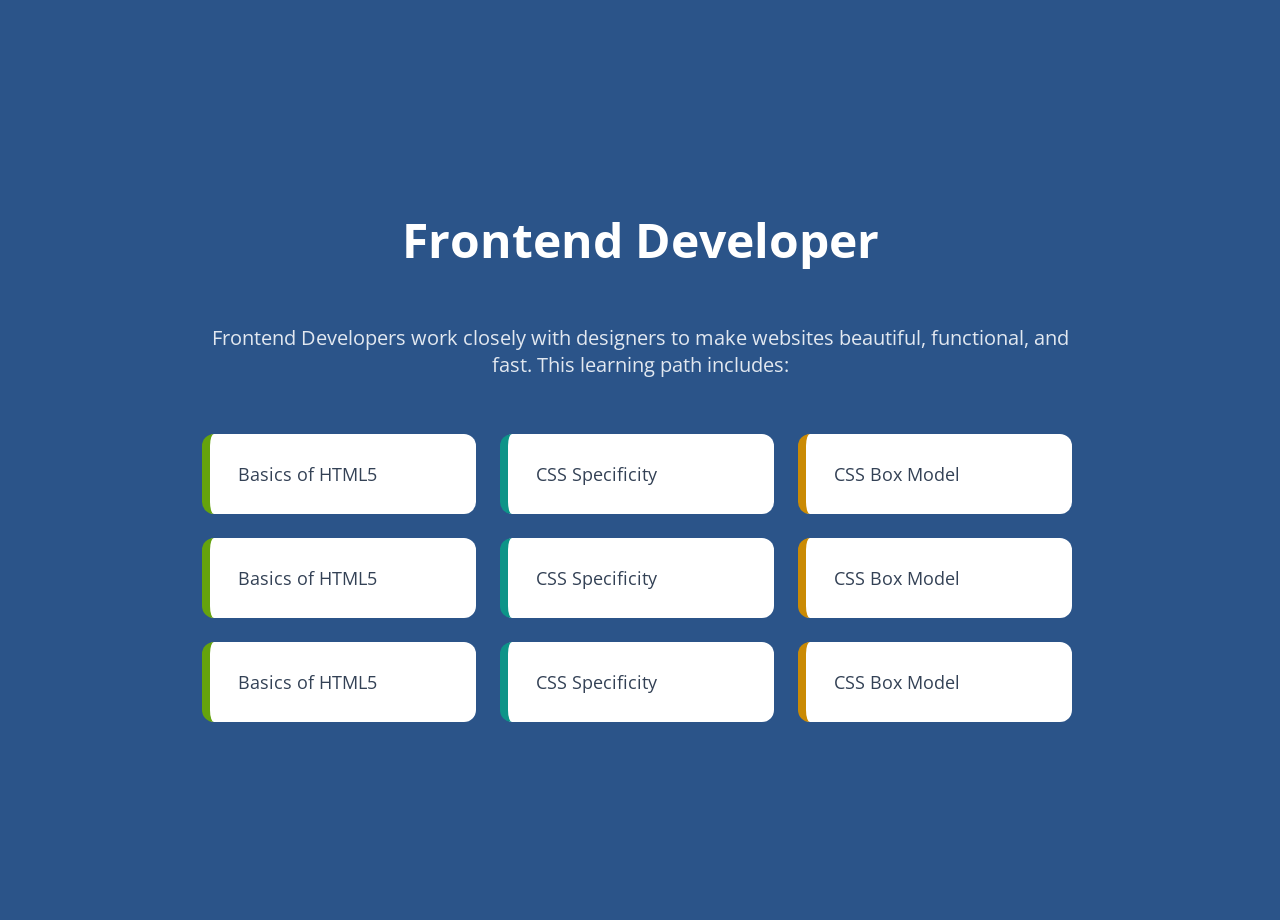
<file: Frontend/Html/flexbox.html>
<!DOCTYPE html>
<html>
  <head>
    <meta name="viewport" content="width=device-width, initial-scale=1.0" />
    <link rel="stylesheet" href="../Css/flex.css" />
  </head>

  <body>
    <div class="bg-container">
      <h1 class="heading">Frontend Developer</h1>
      <p class="description">
        Frontend Developers work closely with designers to make websites
        beautiful, functional, and fast. This learning path includes:
      </p>
      <div class = "cards-container">
      <div class="card border-green">
        <p>Basics of HTML5</p>
      </div>
      <div class="card border-dark-green">
        <p>CSS Specificity</p>
      </div>
      <div class="card border-dark-yellow">
        <p>CSS Box Model</p>
      </div>
      <div class="card border-green">
        <p>Basics of HTML5</p>
      </div>
      <div class="card border-dark-green">
        <p>CSS Specificity</p>
      </div>
      <div class="card border-dark-yellow">
        <p>CSS Box Model</p>
      </div>
      <div class="card border-green">
        <p>Basics of HTML5</p>
      </div>
      <div class="card border-dark-green">
        <p>CSS Specificity</p>
      </div>
      <div class="card border-dark-yellow">
        <p>CSS Box Model</p>
      </div>
      </div>
    </div>
  </body>
</html>
</file>
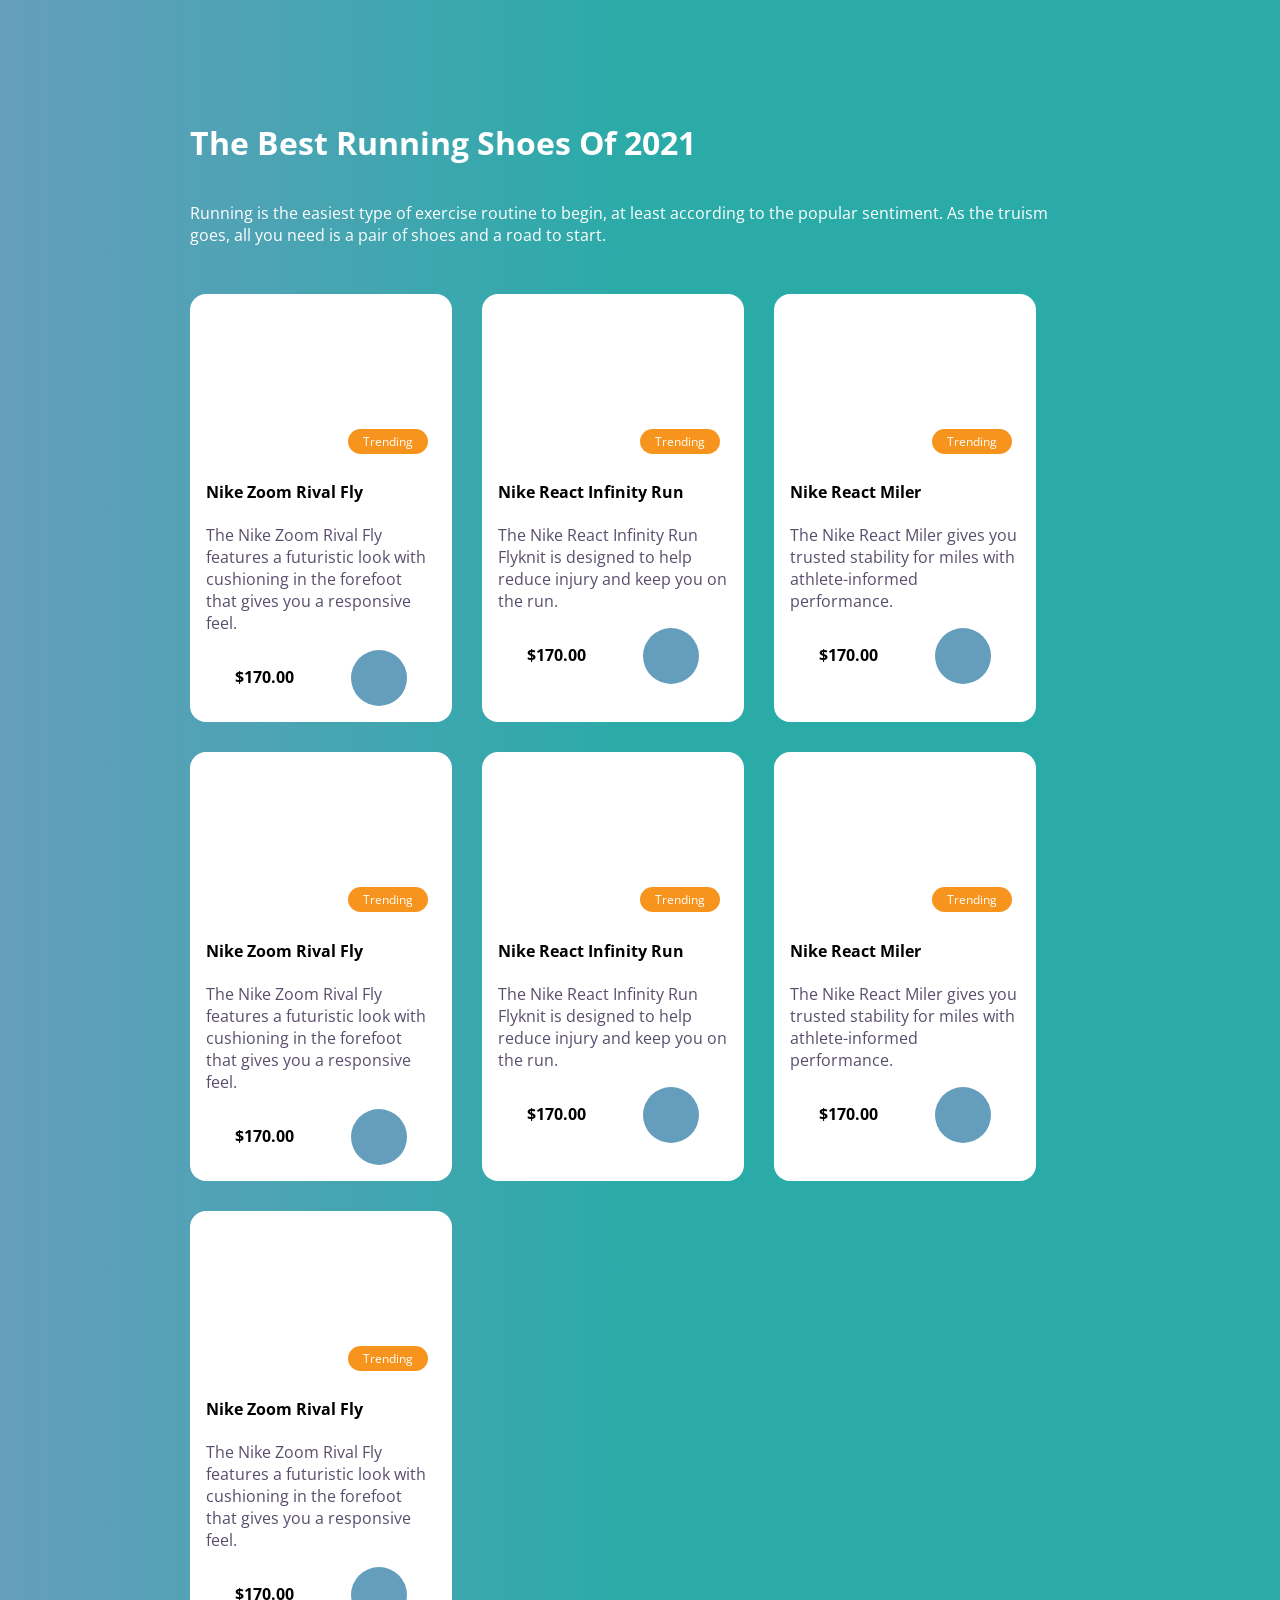
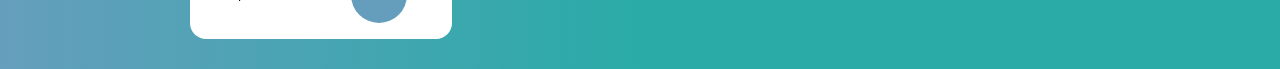
<file: Frontend/Html/nike.html>
<!DOCTYPE html>
<html>

<head>
    
    <link rel="stylesheet" href="../Css/nike.css" />
</head>

<body>
    <div class="bg-container">
        <h1 class="heading">The Best Running Shoes Of 2021</h1>
        <p class="description">
            Running is the easiest type of exercise routine to begin, at least
            according to the popular sentiment. As the truism goes, all you need is
            a pair of shoes and a road to start.
        </p>
        <div class="cards-container">
            <div class="card">
                <div class="card-background-container nike-bg-image-1">
                    <p class="badge">Trending</p>
                </div>
                <h4 class="card-heading">Nike Zoom Rival Fly</h4>
                <p class="card-description">
                    The Nike Zoom Rival Fly features a futuristic look with cushioning
                    in the forefoot that gives you a responsive feel.
                </p>
                <div class="card-footer-container">
                    <p class="price">$170.00</p>
                    <div class="icon-container">
                        <i class="fa fa-shopping-bag icon"> </i>
                    </div>
                </div>
            </div>
            <div class="card">
                <div class="card-background-container nike-bg-image-2">
                    <p class="badge">Trending</p>
                </div>
                <h4 class="card-heading">Nike React Infinity Run</h4>
                <p class="card-description">
                    The Nike React Infinity Run Flyknit is designed to help reduce
                    injury and keep you on the run.
                </p>
                <div class="card-footer-container">
                    <p class="price">$170.00</p>
                    <div class="icon-container">
                        <i class="fa fa-shopping-bag icon"> </i>
                    </div>
                </div>
            </div>
            <div class="card">
                <div class="card-background-container nike-bg-image-3">
                    <p class="badge">Trending</p>
                </div>
                <h4 class="card-heading">Nike React Miler</h4>
                <p class="card-description">
                    The Nike React Miler gives you trusted stability for miles with
                    athlete-informed performance.
                </p>
                <div class="card-footer-container">
                    <p class="price">$170.00</p>
                    <div class="icon-container">
                        <i class="fa fa-shopping-bag icon"></i>
                    </div>
                </div>
            </div>
            <div class="card">
                <div class="card-background-container nike-bg-image-1">
                    <p class="badge">Trending</p>
                </div>
                <h4 class="card-heading">Nike Zoom Rival Fly</h4>
                <p class="card-description">
                    The Nike Zoom Rival Fly features a futuristic look with cushioning
                    in the forefoot that gives you a responsive feel.
                </p>
                <div class="card-footer-container">
                    <p class="price">$170.00</p>
                    <div class="icon-container">
                        <i class="fa fa-shopping-bag icon"> </i>
                    </div>
                </div>
            </div>
            <div class="card">
                <div class="card-background-container nike-bg-image-2">
                    <p class="badge">Trending</p>
                </div>
                <h4 class="card-heading">Nike React Infinity Run</h4>
                <p class="card-description">
                    The Nike React Infinity Run Flyknit is designed to help reduce
                    injury and keep you on the run.
                </p>
                <div class="card-footer-container">
                    <p class="price">$170.00</p>
                    <div class="icon-container">
                        <i class="fa fa-shopping-bag icon"> </i>
                    </div>
                </div>
            </div>
            <div class="card">
                <div class="card-background-container nike-bg-image-3">
                    <p class="badge">Trending</p>
                </div>
                <h4 class="card-heading">Nike React Miler</h4>
                <p class="card-description">
                    The Nike React Miler gives you trusted stability for miles with
                    athlete-informed performance.
                </p>
                <div class="card-footer-container">
                    <p class="price">$170.00</p>
                    <div class="icon-container">
                        <i class="fa fa-shopping-bag icon"></i>
                    </div>
                </div>
            </div>
            <div class="card">
                <div class="card-background-container nike-bg-image-1">
                    <p class="badge">Trending</p>
                </div>
                <h4 class="card-heading">Nike Zoom Rival Fly</h4>
                <p class="card-description">
                    The Nike Zoom Rival Fly features a futuristic look with cushioning
                    in the forefoot that gives you a responsive feel.
                </p>
                <div class="card-footer-container">
                    <p class="price">$170.00</p>
                    <div class="icon-container">
                        <i class="fa fa-shopping-bag icon"> </i>
                    </div>
                </div>
            </div>
        </div>
    </div>
</body>

</html>
</file>
<file: Frontend/Css/flex.css>
@import url("https://fonts.googleapis.com/css2?family=Bree+Serif&family=Caveat:wght@400;700&family=Lobster&family=Monoton&family=Open+Sans:ital,wght@0,400;0,700;1,400;1,700&family=Playfair+Display+SC:ital,wght@0,400;0,700;1,700&family=Playfair+Display:ital,wght@0,400;0,700;1,700&family=Roboto:ital,wght@0,400;0,700;1,400;1,700&family=Source+Sans+Pro:ital,wght@0,400;0,700;1,700&family=Work+Sans:ital,wght@0,400;0,700;1,700&display=swap");

body {
  margin: 0px;
}

.bg-container {
  font-family: "Open Sans";
  background-color: #2b5489;
  min-height: 100vh;
  padding: 10px;
  display:flex;
  flex-direction: column;
  justify-content: center;
  align-items: center;
  
}

.heading {
  color: white;
  width: 90%;
  max-width: 900px;
  font-size: 48px;
  text-align:center;
}

.description {
  color: #e2e8f0;
  margin-bottom: 56px;
  width: 90%;
  max-width: 900px;
  font-size: 20px;
  text-align:center;
}

.cards-container {
  width: 90%;
  max-width: 900px;
  display:flex;
  flex-direction: row;
  justify-content: flex-start;
  align-items:center;
  flex-wrap:wrap;
  
}

.card {
  background-color: white;
  width: 210px;
  border-radius: 12px;
  padding-top: 10px;
  padding-bottom: 10px;
  padding-right: 28px;
  padding-left: 28px;
  margin-bottom: 24px;
  font-family: "Open Sans";
  margin-left: 12px;
  margin-right: 12px;
  font-size: 18px;
  color: #334155;
}

.border-green {
  border-left: 8px solid #65a30d;
}

.border-dark-green {
  border-left: 8px solid #0d9488;
}

.border-dark-yellow {
  border-left: 8px solid #ca8a04;
}

.border-orange {
  border-left: 8px solid #ea580c;
}

.border-blue {
  border-left: 8px solid #4f46e5;
}

.border-violet {
  border-left: 8px solid #9333ea;
}

.border-pink {
  border-left: 8px solid #db2777;
}

.border-red {
  border-left: 8px solid #e11d48;
}
</file>
<file: Frontend/Css/nike.css>
@import url("https://fonts.googleapis.com/css2?family=Bree+Serif&family=Caveat:wght@400;700&family=Lobster&family=Monoton&family=Open+Sans:ital,wght@0,400;0,700;1,400;1,700&family=Playfair+Display+SC:ital,wght@0,400;0,700;1,700&family=Playfair+Display:ital,wght@0,400;0,700;1,700&family=Roboto:ital,wght@0,400;0,700;1,400;1,700&family=Source+Sans+Pro:ital,wght@0,400;0,700;1,700&family=Work+Sans:ital,wght@0,400;0,700;1,700&display=swap");

body {
    margin: 0px;
}

.bg-container {
    background-image: linear-gradient(to right, #659ebc, #2aaba8, #2aaba8);
    min-height: 100vh;
    padding-top: 100px;
    display: flex;
    flex-direction: column;
    justify-content: center;
    align-items: center;
}

.heading {
    color: white;
    font-family: "Open Sans";
    width: 90%;
    max-width: 900px;
}

.description {
    color: white;
    font-family: "Open Sans";
    width: 90%;
    max-width: 900px;
    margin-bottom: 48px;
}

.cards-container {
    width: 90%;
    max-width: 900px;
    display: flex;
    flex-wrap: wrap;
}

.card {
    width: 230px;
    background-color: white;
    padding: 16px;
    margin-right: 30px;
    margin-bottom: 30px;
    border-radius: 16px;
    font-family: "Open Sans";
    font-size: 16px;
}

.card-background-container {
    height: 150px;
    width: 100%;
    background-size: cover;
    border-radius: 16px;
    display: flex;
    flex-direction: column;
    justify-content: flex-end;
    align-items: flex-end;
}

.nike-bg-image-1 {
    background-image: url("https://assets.ccbp.in/frontend/intermediate-rwd/nike-shoes-1-img.png");

}

.nike-bg-image-2 {
    background-image: url("https://assets.ccbp.in/frontend/intermediate-rwd/nike-shoes-2-img.png");
}

.nike-bg-image-3 {
    background-image: url("https://assets.ccbp.in/frontend/intermediate-rwd/nike-shoes-3-img.png");
}

.card-description {
    font-size: 16px;
    color: #594d6d;
}

.badge {
    background-color: #f7941d;
    color: white;
    padding-top: 4px;
    padding-right: 15px;
    padding-bottom: 4px;
    padding-left: 15px;
    font-size: 12px;
    border-radius: 16px;
    margin-right: 8px;
    margin-bottom: 6px;
}

.icon-container {
    background-color: #659ebc;
    width: 56px;
    height: 56px;
    border-radius: 100%;
}

.price {
    font-weight: 700;
}

.icon {
    color: white;
    font-size: 22px;
}

.card-footer-container {
    display: flex;
    justify-content: space-around;
}
</file>
